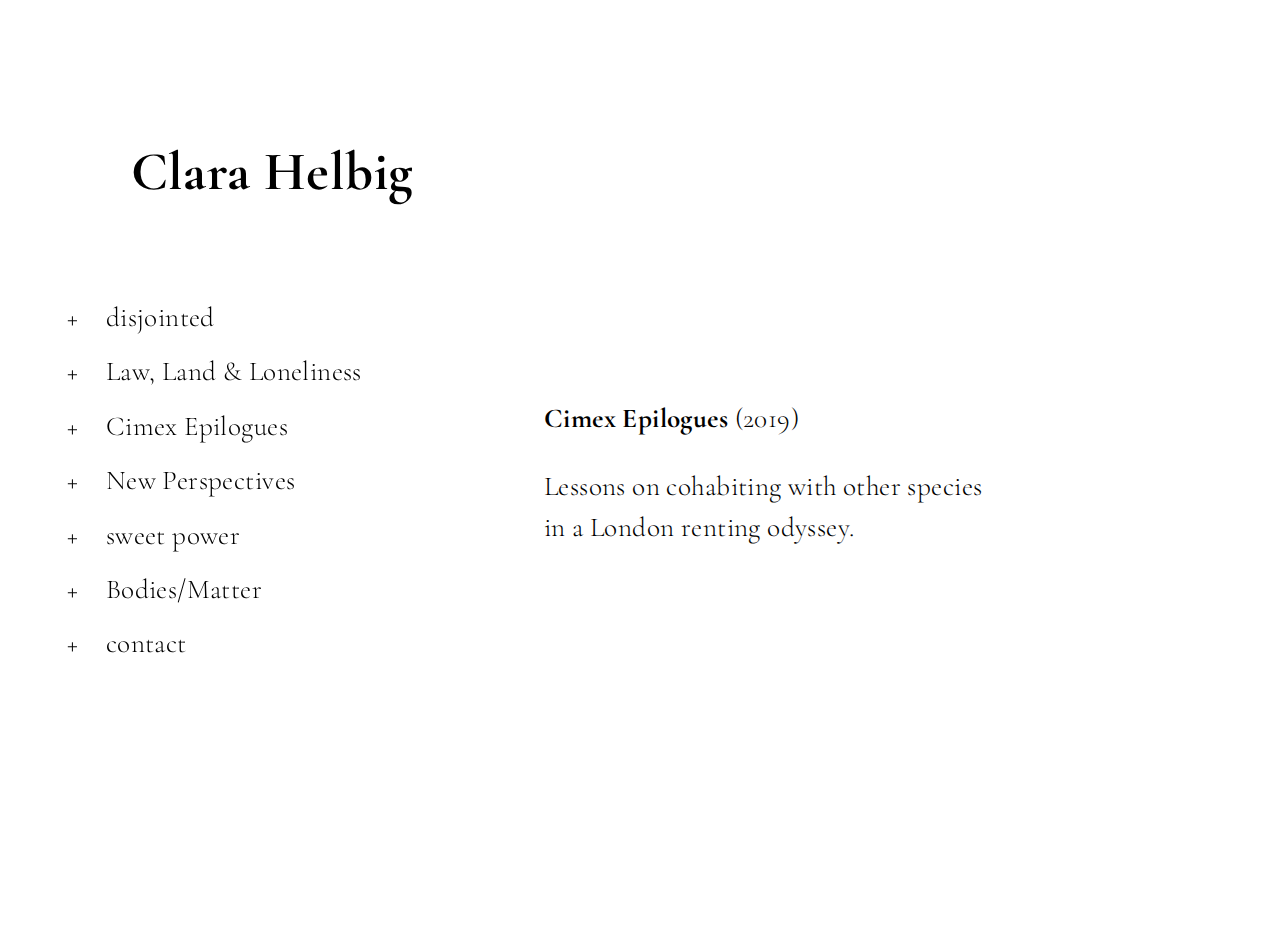
<file: cimex.html>
<!DOCTYPE html>
<html lang="en">
<head>
    <meta charset="utf-8">

    <title>Clara Helbig</title>

    <meta name="HandheldFriendly" content="True">
    <meta name="viewport" content="width=device-width, initial-scale=1.0">
  <link rel="stylesheet" href="styles-pp.css" type="text/css">

    </head>
<body class= "projects-bg">
    <div class="shell">

        <section id="home" data-section="home">
            <div class="sidenav">
            <nav>
                <h1><a href="index.html">Clara Helbig</a></h1>
                <span>
                    <ul>
                        <li><a class="menubtn" id="disjointed" href="disjointed.html">disjointed</a></li>
                        <li><a class="menubtn" id="land-law-loneliness" href="land-law-loneliness.html">Law, Land & Loneliness</a></li>
                        <li><a class="menubtn" id="cimex" href="cimex.html">Cimex Epilogues</a></li>
                        <li><a class="menubtn" id="new-perspectives" href="new-perspectives.html">New Perspectives</a></li>
                        <li><a class="menubtn" id="sweetpower" href="sweetpower.html">sweet power</a></li>
                        <li><a class="menubtn" id="postmortemecologies"href="postmortemecologies.html">Bodies/Matter</a></li>
                        <li><a class="menubtn" id="contact" href="contact.html">contact</a></li>
                    </ul>
                </span>
            </nav>
            </div>
              <div class="bg"></div>
            <div class="canvas"></div>
        </section>
        <div class="main">
        <section id="new-perspectives" data-section="intro">
          <p>
            <style>.embed-container { position: relative; padding-bottom: 45%; height: 0; overflow: hidden; max-width: 100%; } .embed-container iframe, .embed-container object, .embed-container embed { position: absolute; top: 0; left: 0; width: 100%; height: 100%; }</style>

            <div class='embed-container'><iframe src="https://player.vimeo.com/video/377273919" frameborder='0' allow='autoplay; fullscreen' allowfullscreen></iframe></div>
          </p>
          <p>
            <p>
            <strong>Cimex Epilogues</strong> (2019)
            </p>
            <p>
            Lessons on cohabiting with other species in a London renting odyssey.
              <p>
</file>
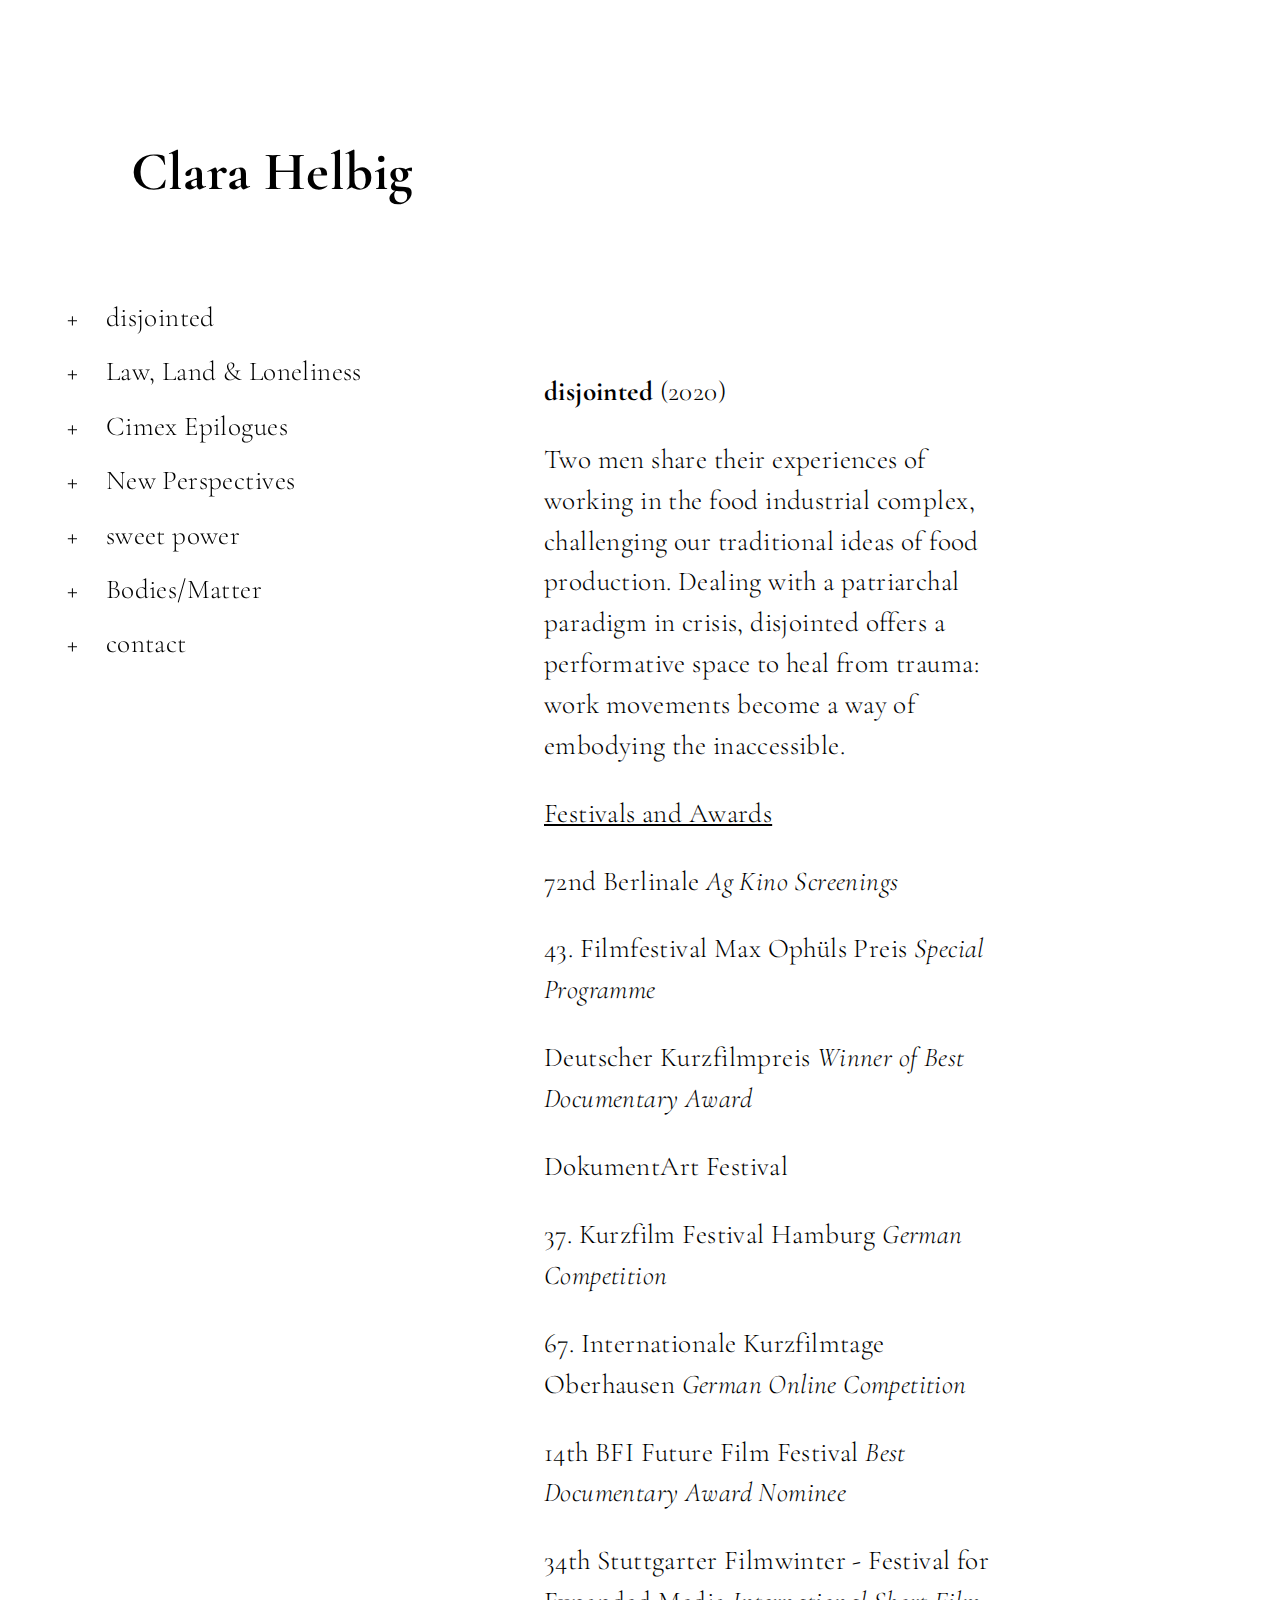
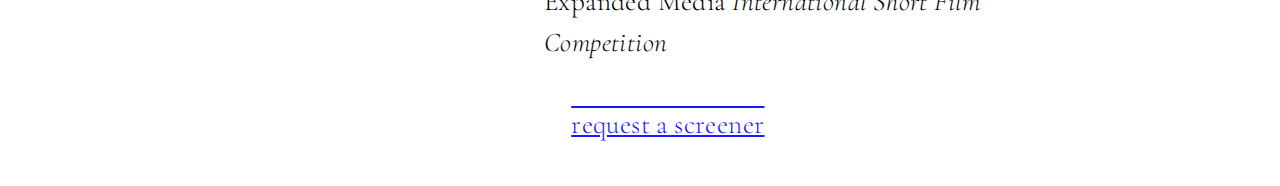
<file: disjointed.html>
<!DOCTYPE html>
<html lang="en">
<head>
    <meta charset="utf-8">

    <title>Clara Helbig</title>

    <meta name="HandheldFriendly" content="True">
    <meta name="viewport" content="width=device-width, initial-scale=1.0">
  <link rel="stylesheet" href="styles-pp.css" type="text/css">

    </head>
<body class= "projects-bg">
    <div class="shell">

        <section id="home" data-section="home">
            <div class="sidenav">
            <nav>
                <h1><a href="index.html">Clara Helbig</a></h1>
                <span>
                    <ul>
                        <li><a class="menubtn" id="disjointed" href="disjointed.html">disjointed</a></li>
                        <li><a class="menubtn" id="land-law-loneliness" href="land-law-loneliness.html">Law, Land & Loneliness</a></li>
                        <li><a class="menubtn" id="cimex" href="cimex.html">Cimex Epilogues</a></li>
                        <li><a class="menubtn" id="new-perspectives" href="new-perspectives.html">New Perspectives</a></li>
                        <li><a class="menubtn" id="sweetpower" href="sweetpower.html">sweet power</a></li>
                        <li><a class="menubtn" id="postmortemecologies"href="postmortemecologies.html">Bodies/Matter</a></li>
                        <li><a class="menubtn" id="contact" href="contact.html">contact</a></li>
                    </ul>
                </span>
            </nav>
            </div>
              <div class="bg"></div>
            <div class="canvas"></div>
        </section>
        <div class="main">
        <section id="disjointed" data-section="intro">

            <style>.embed-container { position: relative; padding-bottom: 45%; height: 0; overflow: hidden; max-width: 100%;} .embed-container iframe, .embed-container object, .embed-container embed { position: absolute; top: 0; left: 0; width: 100%; height: 100%; }</style>

            <div class='embed-container'><iframe src="https://player.vimeo.com/video/479636327" frameborder='0' allow='autoplay; fullscreen' allowfullscreen></iframe></div>

<p>
<strong>disjointed</strong> (2020)
</p>
<p>
Two men share their experiences of working in the food industrial complex, challenging our traditional ideas of food production. Dealing with a patriarchal paradigm in crisis, disjointed offers a performative space to heal from trauma: work movements become a way of embodying the inaccessible.
            </p>
            
            <p><u> Festivals and Awards </u></p>
            <p> 72nd Berlinale <i> Ag Kino Screenings </i>  </p>
            <p> 43. Filmfestival Max Ophüls Preis <i> Special Programme </i>  </p>
            <p> Deutscher Kurzfilmpreis <i> Winner of Best Documentary Award </i>  </p>
            <p> DokumentArt Festival </p>
            <p> 37. Kurzfilm Festival Hamburg <i>  German Competition </i>  </p>
            <p> 67. Internationale Kurzfilmtage Oberhausen  <i>  German Online Competition </i>  </p>
            <p> 14th BFI Future Film Festival  <i>  Best Documentary Award Nominee  </i>  </p>
            <p> 34th Stuttgarter Filmwinter - Festival for Expanded Media <i> International Short Film Competition </i> </p>
            
          <p class="actions">
            <a href="mailto:clarajhelbig@gmail.com ?subject=Screening Request disjointed" class="button">request a screener</a>
          </p>
        </section>
        </div>
</file>
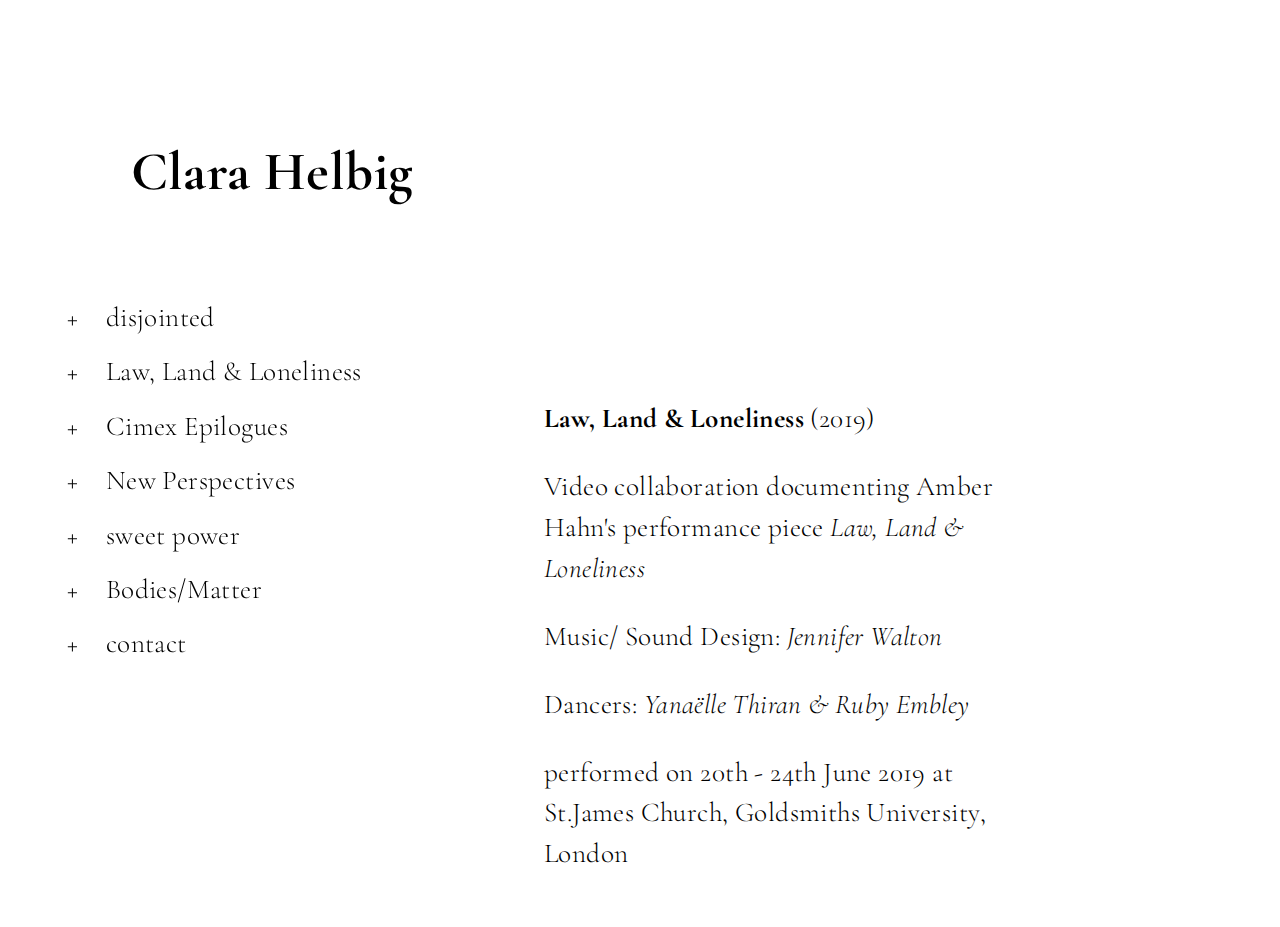
<file: land-law-loneliness.html>
<!DOCTYPE html>
<html lang="en">
<head>
    <meta charset="utf-8">

    <title>Clara Helbig</title>

    <meta name="HandheldFriendly" content="True">
    <meta name="viewport" content="width=device-width, initial-scale=1.0">
  <link rel="stylesheet" href="styles-pp.css" type="text/css">

    </head>
<body class= "projects-bg">
    <div class="shell">

        <section id="home" data-section="home">
            <div class="sidenav">
            <nav>
                <h1><a href="index.html">Clara Helbig</a></h1>
                <span>
                    <ul>
                        <li><a class="menubtn" id="disjointed" href="disjointed.html">disjointed</a></li>
                        <li><a class="menubtn" id="land-law-loneliness" href="land-law-loneliness.html">Law, Land & Loneliness</a></li>
                        <li><a class="menubtn" id="cimex" href="cimex.html">Cimex Epilogues</a></li>
                        <li><a class="menubtn" id="new-perspectives" href="new-perspectives.html">New Perspectives</a></li>
                        <li><a class="menubtn" id="sweetpower" href="sweetpower.html">sweet power</a></li>
                        <li><a class="menubtn" id="postmortemecologies"href="postmortemecologies.html">Bodies/Matter</a></li>
                        <li><a class="menubtn" id="contact" href="contact.html">contact</a></li>
                    </ul>
                </span>
            </nav>
            </div>
              <div class="bg"></div>
            <div class="canvas"></div>
        </section>
        <div class="main">
        <section id="new-perspectives" data-section="intro">
          <p>
            <style>.embed-container { position: relative; padding-bottom: 45%; height: 0; overflow: hidden; max-width: 100%; } .embed-container iframe, .embed-container object, .embed-container embed { position: absolute; top: 0; left: 0; width: 100%; height: 100%; }</style>

            <div class='embed-container'><iframe src="https://player.vimeo.com/video/378251934" frameborder='0' allow='autoplay; fullscreen' allowfullscreen></iframe></div>
          </p>
          <p>
            <p>
            <strong>Law, Land & Loneliness</strong> (2019)
            </p>
            <p>
              Video collaboration documenting Amber Hahn's performance piece <i> Law, Land & Loneliness </i>
              <p>
  Music/ Sound Design: <i>Jennifer Walton</i>
  <p>
  Dancers: <i>Yanaëlle Thiran & Ruby Embley</i>
  <p>

  performed on 20th - 24th June 2019 at St.James Church, Goldsmiths University, London
</file>
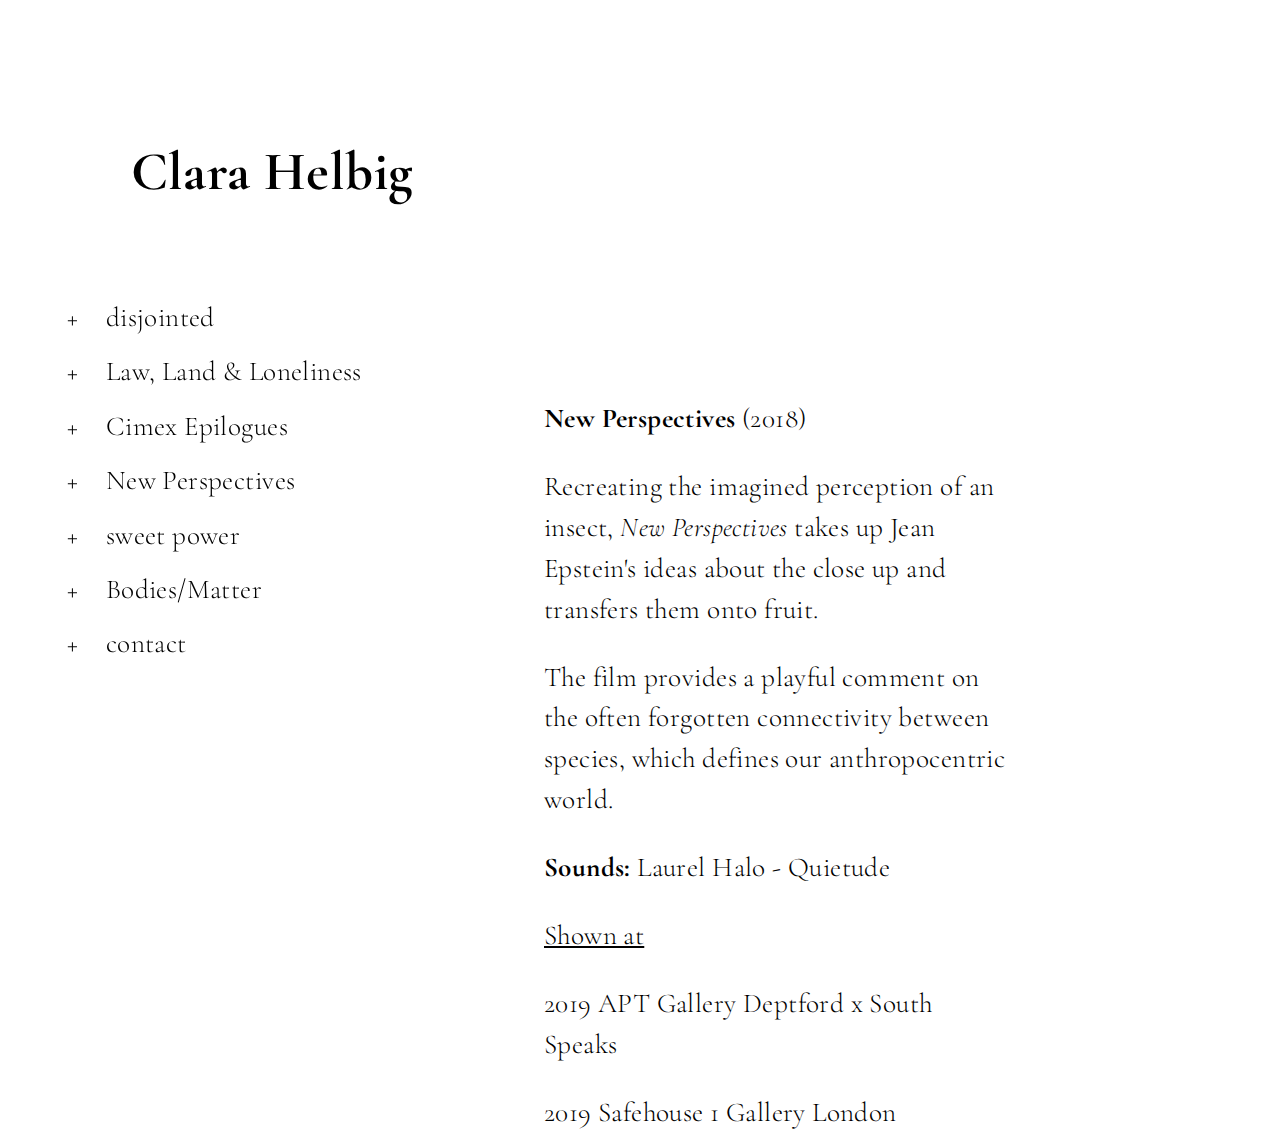
<file: new-perspectives.html>
<!DOCTYPE html>
<html lang="en">
<head>
    <meta charset="utf-8">

    <title>Clara Helbig</title>

    <meta name="HandheldFriendly" content="True">
    <meta name="viewport" content="width=device-width, initial-scale=1.0">
  <link rel="stylesheet" href="styles-pp.css" type="text/css">

    </head>
<body class= "projects-bg">
    <div class="shell">

        <section id="home" data-section="home">
            <div class="sidenav">
            <nav>
                <h1><a href="index.html">Clara Helbig</a></h1>
                <span>
                    <ul>
                        <li><a class="menubtn" id="disjointed" href="disjointed.html">disjointed</a></li>
                        <li><a class="menubtn" id="land-law-loneliness" href="land-law-loneliness.html">Law, Land & Loneliness</a></li>
                        <li><a class="menubtn" id="cimex" href="cimex.html">Cimex Epilogues</a></li>
                        <li><a class="menubtn" id="new-perspectives" href="new-perspectives.html">New Perspectives</a></li>
                        <li><a class="menubtn" id="sweetpower" href="sweetpower.html">sweet power</a></li>
                        <li><a class="menubtn" id="postmortemecologies"href="postmortemecologies.html">Bodies/Matter</a></li>
                        <li><a class="menubtn" id="contact" href="contact.html">contact</a></li>
                    </ul>
                </span>
            </nav>
            </div>
              <div class="bg"></div>
            <div class="canvas"></div>
        </section>
        <div class="main">
        <section id="new-perspectives" data-section="intro">
          <p>
            <style>.embed-container { position: relative; padding-bottom: 45%; height: 0; overflow: hidden; max-width: 100%; } .embed-container iframe, .embed-container object, .embed-container embed { position: absolute; top: 0; left: 0; width: 100%; height: 100%; }</style>

            <div class='embed-container'><iframe src="https://player.vimeo.com/video/316160808" frameborder='0' allow='autoplay; fullscreen' allowfullscreen></iframe></div>
          </p>
          <p>
            <p>
            <strong>New Perspectives</strong> (2018)
            </p>
            <p>
            Recreating the imagined perception of an insect, <i>New Perspectives</i> takes up Jean Epstein's ideas about the close up and transfers them onto fruit.
            </p>

            <p>
            The film provides a playful comment on the often forgotten connectivity between species, which defines our anthropocentric world.
            </p>
            <strong>Sounds:</strong> Laurel Halo - Quietude
                        </p>
        <p> <u>Shown at</u>
            </p>
        <p>2019 APT Gallery Deptford x South Speaks  </p>
        <p>2019 Safehouse 1 Gallery London</p>
        </section>
        </div>
</file>
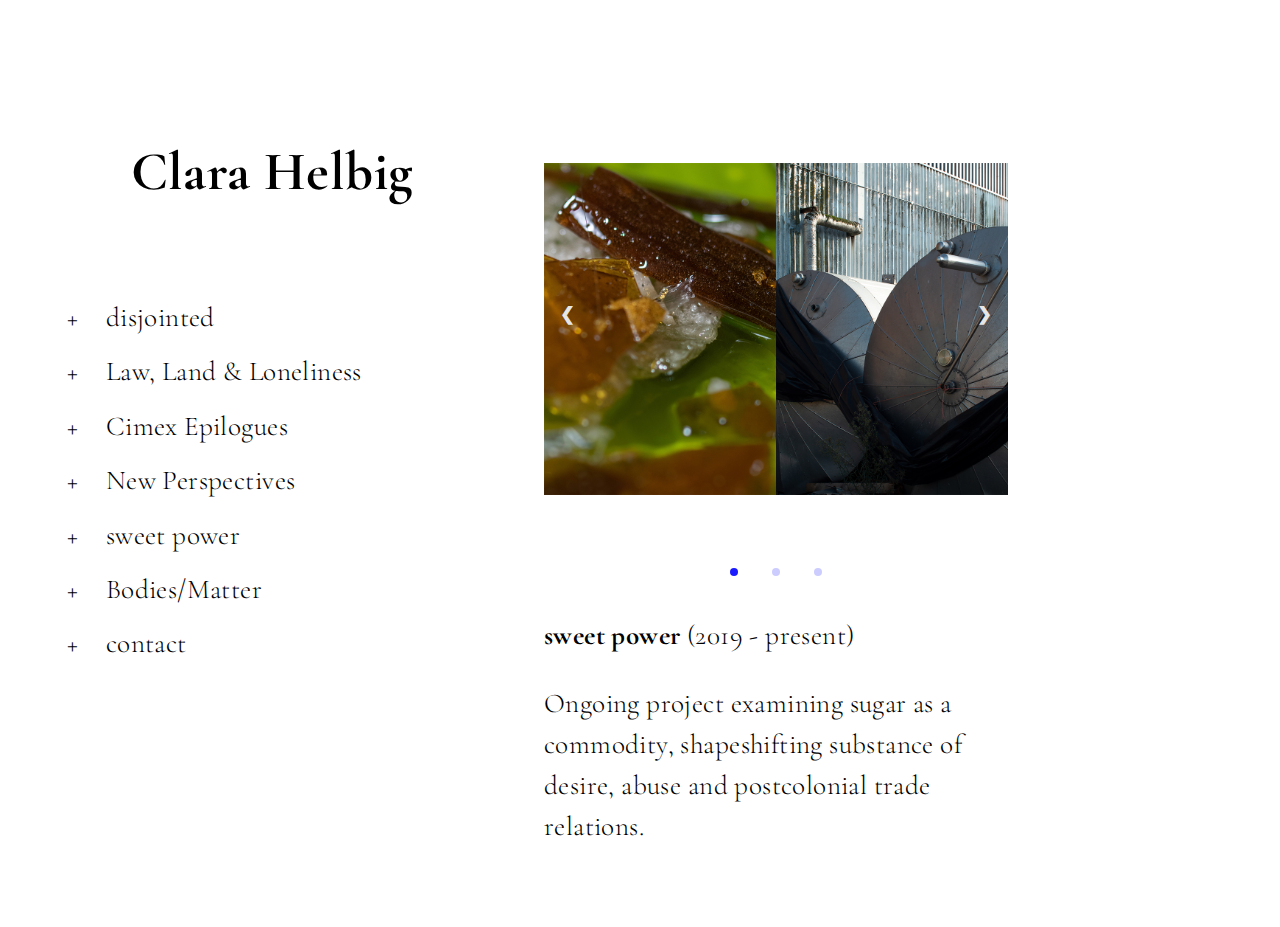
<file: sweetpower.html>
<!DOCTYPE html>
<html lang="en">
<head>
    <meta charset="utf-8">

    <title>Clara Helbig</title>

    <meta name="HandheldFriendly" content="True">
    <meta name="viewport" content="width=device-width, initial-scale=1.0">
  <link rel="stylesheet" href="styles-pp.css" type="text/css">


    </head>
<body class= "projects-bg">

        <section id="home" data-section="home">
            <div class="sidenav">
            <nav>
                <h1><a href="index.html">Clara Helbig</a></h1>
                <span>
                    <ul>
                        <li><a class="menubtn" id="disjointed" href="disjointed.html">disjointed</a></li>
                        <li><a class="menubtn" id="land-law-loneliness" href="land-law-loneliness.html">Law, Land & Loneliness</a></li>
                        <li><a class="menubtn" id="cimex" href="cimex.html">Cimex Epilogues</a></li>
                        <li><a class="menubtn" id="new-perspectives" href="new-perspectives.html">New Perspectives</a></li>
                        <li><a class="menubtn" id="sweetpower" href="sweetpower.html">sweet power</a></li>
                        <li><a class="menubtn" id="postmortemecologies"href="postmortemecologies.html">Bodies/Matter</a></li>
                        <li><a class="menubtn" id="contact" href="contact.html">contact</a></li>
                    </ul>
                </span>
            </nav>
            </div>
              <div class="bg"></div>

        </section>
        <div class="main">
        <section id="sweetpower" data-section="intro">
          <p>

            <div class="slideshow-container">

                  <div class="mySlides fade">
                    <img src="IMG/web-export-02.jpg" style="width:100%">
                  </div>
                  <div class="mySlides fade">
                    <img src="IMG/web-export-04.jpg" style="width:100%">
                  </div>
                  <div class="mySlides fade">
                    <img src="IMG/web-export-03.jpg" style="width:100%">
                  </div>


                  <!-- Next and previous buttons -->
                  <a class="prev" onclick="plusSlides(-1)">&#10094;</a>
                  <a class="next" onclick="plusSlides(1)">&#10095;</a>
                </div>
                <br>


                <div style="text-align:center">
                  <span class="dot" onclick="currentSlide(1)"></span>
                  <span class="dot" onclick="currentSlide(2)"></span>
                  <span class="dot" onclick="currentSlide(3)"></span>
                </div>
                <p>
                  <p>
                  <strong>sweet power</strong> (2019 - present)
                  </p>
                  <p>
                    Ongoing project examining sugar as a commodity, shapeshifting substance of desire, abuse and postcolonial trade relations.
                  </p>
                  <p>
                    </p>

<script>
var slideIndex = 1;
showSlides(slideIndex);

// Next/previous controls
function plusSlides(n) {
  showSlides(slideIndex += n);
}

// Thumbnail image controls
function currentSlide(n) {
  showSlides(slideIndex = n);
}

function showSlides(n) {
  var i;
  var slides = document.getElementsByClassName("mySlides");
  var dots = document.getElementsByClassName("dot");
  if (n > slides.length) {slideIndex = 1}
  if (n < 1) {slideIndex = slides.length}
  for (i = 0; i < slides.length; i++) {
      slides[i].style.display = "none";
  }
  for (i = 0; i < dots.length; i++) {
      dots[i].className = dots[i].className.replace(" active", "");
  }
  slides[slideIndex-1].style.display = "block";
  dots[slideIndex-1].className += " active";
}
</script>
</file>
<file: styles-pp.css>
@import url('https://fonts.googleapis.com/css2?family=Cormorant+Garamond:ital,wght@0,300;0,400;0,500;0,600;0,700;1,300;1,400;1,500;1,600;1,700&display=swap');

.sidenav {
  height: 100%; /* Full-height: remove this if you want "auto" height */
  width: 15em; /* Set the width of the sidebar */
  position: absolute;
  z-index: 1; /* Stay on top */
  top: 0; /* Stay at the top */
  left: 0;
  /padding-top: 20px;
}
.main{
  margin-left: 20em;
  margin-right: 10em;/* Same as the width of the sidebar */
  margin-top: 1em;
  margin-bottom: 5em;
  padding-top: 4em;
}
/* The navigation menu links */
/*.sidenav a {
  padding: 6px 8px 6px 16px;
  text-decoration: none;
  color: #818181;
  display: block;
}*/



.fancy-shadow::before,
.fancy-shadow::after {
  content: ' ';
  position: absolute;
  z-index: -9;
  display: block;
  background: url(../IMG/bg-website.png);
  background-attachment: fixed;
}
.fancy-shadow::before {
  right: -0.5em;
  bottom: -0.5em;
  width: 0.5em;
  height: 100%;
  margin-right: -2px;
}
.fancy-shadow::after {
  right: -0.5em;
  bottom: -0.5em;
  width: 0.5em;
  height: 100%;
  margin-bottom: -1px;
}
title {
  width: 48em;
  font-family: 'only screen and ( max-width: 48em )';
}
html,
body {
  height: 100%;
  margin: 0em;
  padding: 0em;
}
.bg {
  background: url(../IMG/bg-website.png);
  height: 100%
  background-position: center;
  background-repeat: no-repeat;
  background-size: cover;
}
.disjointed {
  color: #000000;
  text-decoration: none;
  opacity: 1;
}

ul {
  list-style: none;
}
.menubtn:hover,
.menubtn:active,
.menubtn:focus{
  color: #1a1aff;
  background: #00000;
  opacity: 0.7;
}
/*a influences ul*/
a {
  color: #000000;
  text-decoration: none;
  opacity: 1;
}

.hometext a {
  color: #ffffff;
  text-decoration: none;
  opacity: 1;
}
.contact-det {
  background: #ffffff;
  padding: 1em;
  text-decoration: none;
  opacity: 1;
}



body {
  font-family: 'Cormorant Garamond', Baskerville, serif;
  font-size: 170%;
  font-weight: 300;
  line-height: 1.5;
  letter-spacing: 0.015em;
  text-size-adjust: 100%;
  color: #000000;
  background: #000000;
/*  background: url(../IMG/bg-website.png);
  background-position: center;
  background-repeat: no-repeat;
  background-size: cover;*/
}
.index-bg
{ background: url(../IMG/ disjointed-morph-small.gif);
  background-position: center;
  background-repeat: no-repeat;
  background-size: cover;
  opacity: 1;
}
.projects-bg
{ background: #ffffff;
  background-position: center;
  background-repeat: no-repeat;
  background-size: cover;
}
/*:hover{
  background: url(../IMG/bg2.png);
  background-position: center;
  background-repeat: no-repeat;
  background-size: cover;
}*/
strong {
  font-weight: 700;
}
@media only screen and ( max-width: 48em ) {
  body {
    font-size: 96%;
    font-weight: 400;
  }
}
* {
  outline: 0;
}
/* buttons */
.button {
  position: relative;
  display: inline-block;
  margin: 0 1em 1em 0;
  padding: 0.5em 1em;
  color: #1a1aff;
  font-weight: inherit;
  text-decoration: underline overline;
  /*border: 1px solid #1a1aff;*/
}
/*.button::before,
.button::after {
  content: ' ';
  position: absolute;
  z-index: -3;
  display: block;
  background: url(../img/bg-website.png);
  background-attachment: fixed;
}
.button::before {
  right: -0.5em;
  left:-0.5em;
  bottom: -0.5em;
  width: 0.5em;
  height: 100%;
  margin-right: -2px;
}
.button::after {
  right: -0.25em;
  left:-0.5em;
  bottom: -0.5em;
  width: 100%;
  height: 0.5em;
  margin-bottom: -1px;
}*/
.button:hover,
.button:active,
.button:focus {
  color: #1a1aff;
  background: #00000;
}
/*border line on buttons*/
/*p > a {
  border-bottom: 1px solid #ffffff;
  white-space: nowrap;*/
}

h1,
h2,
h3,
h4 {
  margin: 0;
  font-size: 1em;
}
/* menu alignment */
h1 a {
  display: inline-block;
  padding: 2em 2.4em 1em;
  line-height: 1em;
  font-weight: 700;
}
nav ul a {
  display: inline-block;
  padding: 0.5em 1em;
  line-height: 1em;
}

/*menu button*/
nav ul a::before {
  content: '+';
  display: inline-block;
  margin: 0 1em 0 0;
}
h1 {
  position: static;
  width: 12em;
  padding-right: 1em;
  font-weight: 300;
  border: none;
}
h1::before,
h1::after {
  display: none;
}
/*navigation selectors unsure of function
.nav-language {
  position: absolute;
  left: auto;
  right: 0;
  margin: 0 1em 0 0;
  font-size: 1em;
  font-weight: 300;
  line-height: 1;
  background: #d2d2cd;
  border: 1px solid #000000;
}
.nav-language::before,
.nav-language::after {
  content: ' ';
  position: absolute;
  z-index: -9;
  display: block;
  background: url(../img/bg-website.png );
  background-attachment: fixed;
}
.nav-language::before {
  right: -0.5em;
  bottom: -0.5em;
  width: 0.5em;
  height: 100%;
  margin-right: -2px;
}
.nav-language::after {
  right: -0.5em;
  bottom: -0.5em;
  width: 100%;
  height: 0.5em;
  margin-bottom: -1px;
}
.nav-language > a {
  display: inline-block;
  margin: 0;
  padding: 0.75em 1em;
}
.nav-language > a:hover,
.nav-language > a:active,
.nav-language > a:focus {
  color: #d2d2cd;
  background: #000000;
}
*/

/* Clara Helbig (H1) transformed into drop down menu*/
/*
h1 {
  position: absolute;
  left: 0;
  top: 0;
  z-index: 19;
  padding: 0.75em 0.51em 0.75em 3.6em;
  font-size: 1em;
  font-weight: 300;
  line-height: 1;
  background: #000000;
  border: 1px solid #1a1aff;
  /*border-radius: 50px;
  border-right: 0;
}


h1::before,
h1::after {
  content: ' ';
  position: absolute;
  z-index: -9;
  display: block;
 background: url(../img/bg-website.png);
  background-attachment: fixed;
}
h1::before {
  right: -0.5em;
  bottom: -0.5em;
  width: 0.5em;
  height: 100%;
  margin-right: -2px;
}

h1::after {
  right: -0.5em;
  bottom: -0.5em;
  width: 100%;
  height: 0.5em;
  margin-bottom: -1px;
}
h1::before {
  display: none;
}
.home h1::before,
.home h1::after {
  background-color: #000000;
}

.webkit h1 {
  padding-right: 0.4em;
}
*/

/* navigation transform to drop down menu*/
/*
nav {
  position: fixed;
  left: 1em;
  top: 1em;
  z-index: 99;
  display: block;
}
nav > span {
  position: relative;
  left: 9.9em;
  top: 0;
  z-index: 11;
  display: block;
}
nav > span::before,
nav > span::after {
  content: ' ';
  position: absolute;
  z-index: -9;
  display: block;
  background: url(../img/bg-website.png );
  background-attachment: fixed;
}/*
nav > span::before {
  right: -0.5em;
  bottom: -0.5em;
  width: 0.5em;
  height: 100%;
  margin-right: -2px;
}
nav > span::after {
  right: -0.5em;
  bottom: -0.5em;
  width: 100%;
  height: 0.5em;
  margin-bottom: -1px;
}
.home nav::before,
.home nav::after {
  background-color: #000000;
}

nav ul {
  height: 2em;
  margin: 0;
  padding: 0.25em 0.5em ;
  list-style-type: none;
  overflow: scroll;
  background: #000000;
  border: 1px solid #1a1aff;
  -webkit-transition: all 250ms ease;
  transition: all 250ms ease;
}

*/


/*margins and padding*/
 {
  width: 50%;
  max-width: 48em;
  margin: auto;
  text-align: center;
}
/*.actions {
  margin: auto;
  padding: 1.5em 0;
  text-align: center;
}*/
/*@media only screen and ( max-width: 48em ) {
  .actions {
    margin-left: 0;
  }
/* not sure what this is
  pre,
  code {
    font-family: inherit;
    font-size: inherit;
    font-weight: inherit;
  }
  pre {
  position: relative;
  margin: 10em -4em 12em;
  overflow: hidden;
}
code {
  position: relative;
}
@media only screen and ( max-width: 48em ) {
  pre {
    margin: 4em -4em 4em;
  }
*/
/*.shell {
  height: 0%;
}*/
/*settings for different sections */
/*section {
  position: relative;
  display: block;
  min-height: 100%;
  padding: 30em 4em 4em;
  overflow: hidden;
}
@media only screen and ( max-width: 48em ) {
  section {
    min-height: 0;
    padding: 4em 1em;
    background-color: #000000;
  }*/
/*  .canvas {
    position: absolute;
    left: 0;
    right: 0;
    top: 0;
    bottom: 0em;
    margin: 0;
    background: url(../IMG/bg-website.png);
    background-attachment: fixed;
  }
  @media only screen and ( max-width: 48em ) {
    .canvas {
      position: fixed;
    }*/
/*
.embed-container { position: relative; padding-bottom: 56.25%; height: 0; overflow: hidden; max-width: 100%; }
.embed-container iframe, .embed-container object, .embed-container embed { position: absolute; top: 0; left: 0; width: 100%; height: 100%; }*/



.slideshow-container {
  max-width: 48em;
  position: relative;
  margin: auto;
}

.mySlides {
  display: none;
}

.prev, .next {
  position: absolute;
  top: 50%;
  width: auto;
  margin-top: -50px;
  padding: 16px;
  color: #e6e6e6;
  font-weight: bold;
  font-size: 18px;
  transition: 0.6s ease;
  border-radius: 0 3px 3px 0;
  user-select: none;
  -webkit-user-select: none;
}
.next {
  right: 0;
  border-radius: 3px 0 0 3px;
}

.dot {
  height: 8px;
  width: 8px;
  margin: 0 0.5em;
  background-color: #ccccff;
  border-radius: 50%;
  display: inline-block;
  transition: background-color 0.6s ease;
}

.active, .dot:hover {
  background-color: #1a1aff;
}
.fade {
  -webkit-animation-name: fade;
  -webkit-animation-duration: 0.2s;
  animation-name: fade;
  animation-duration: 0.2s;
}

@-webkit-keyframes fade {
  from {opacity: .4}
  to {opacity: 1}
}

@keyframes fade {
  from {opacity: .4}
  to {opacity: 1}
}
</file>
